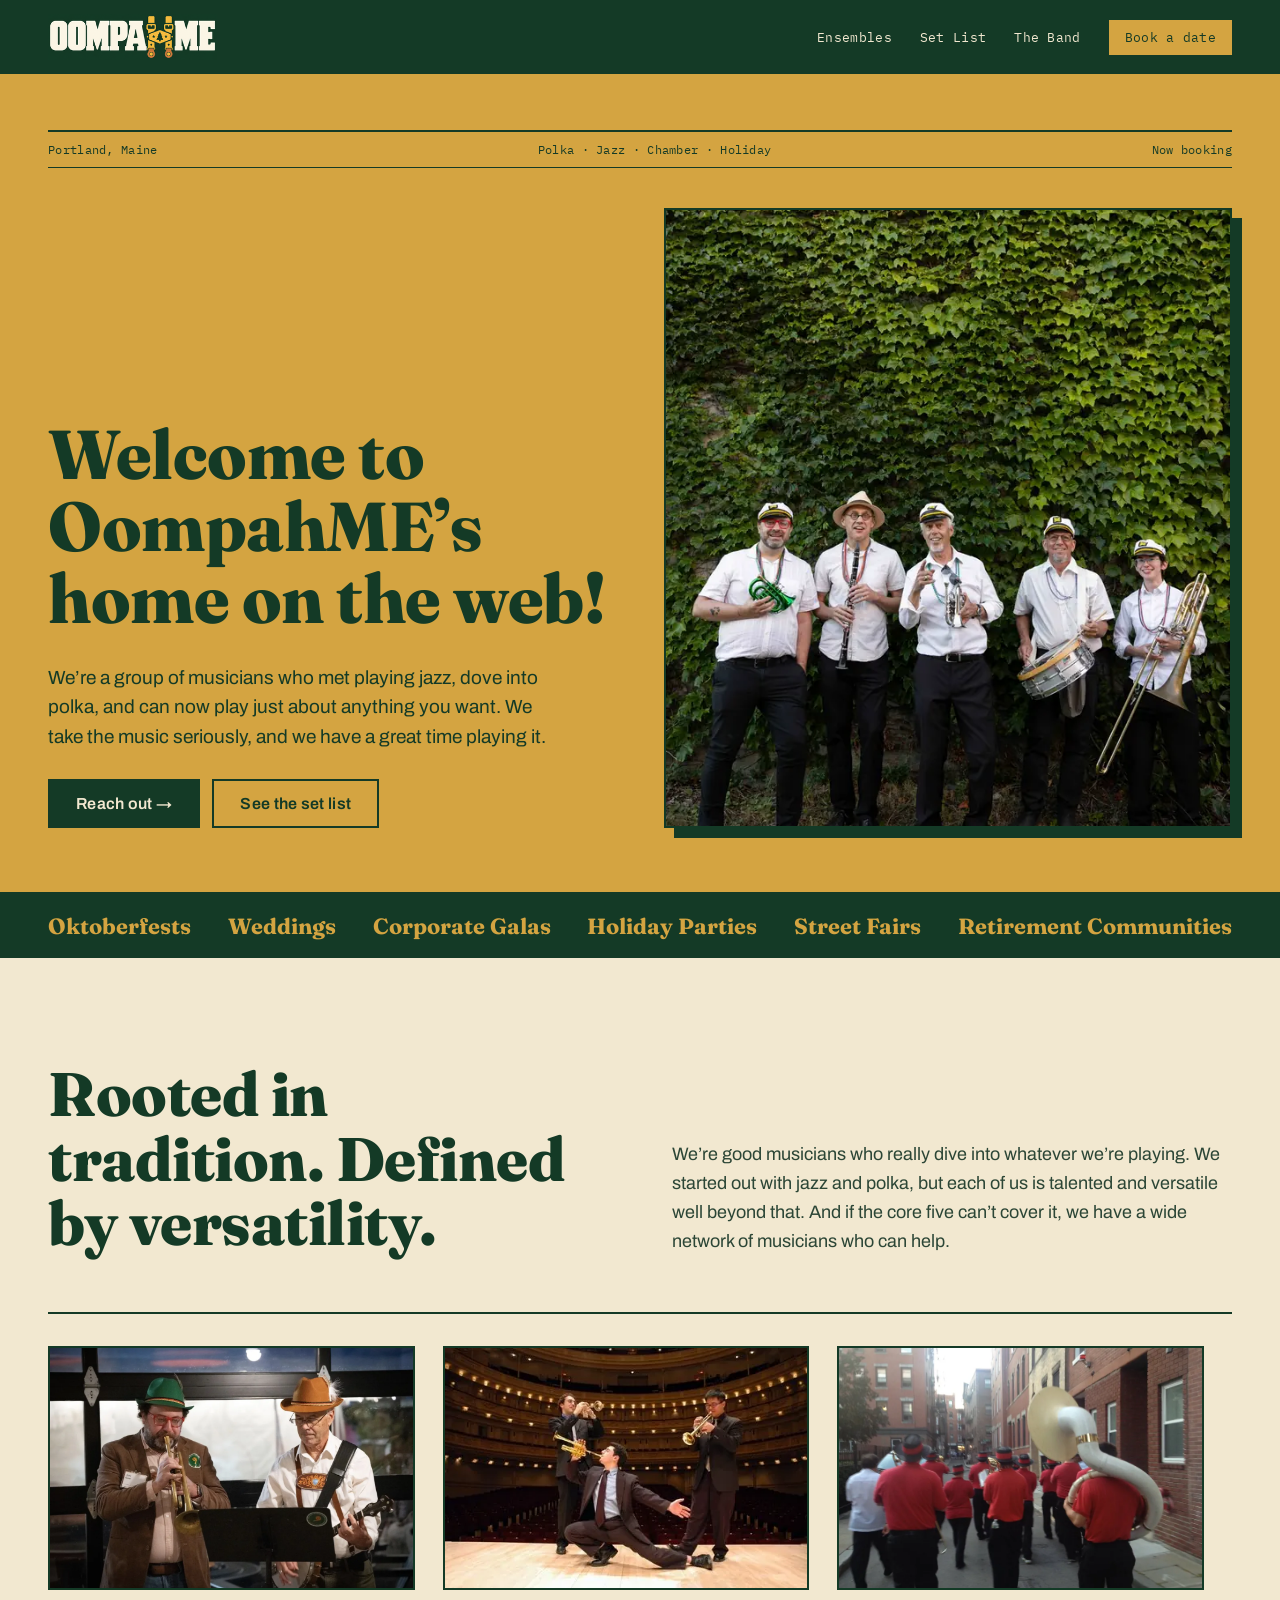
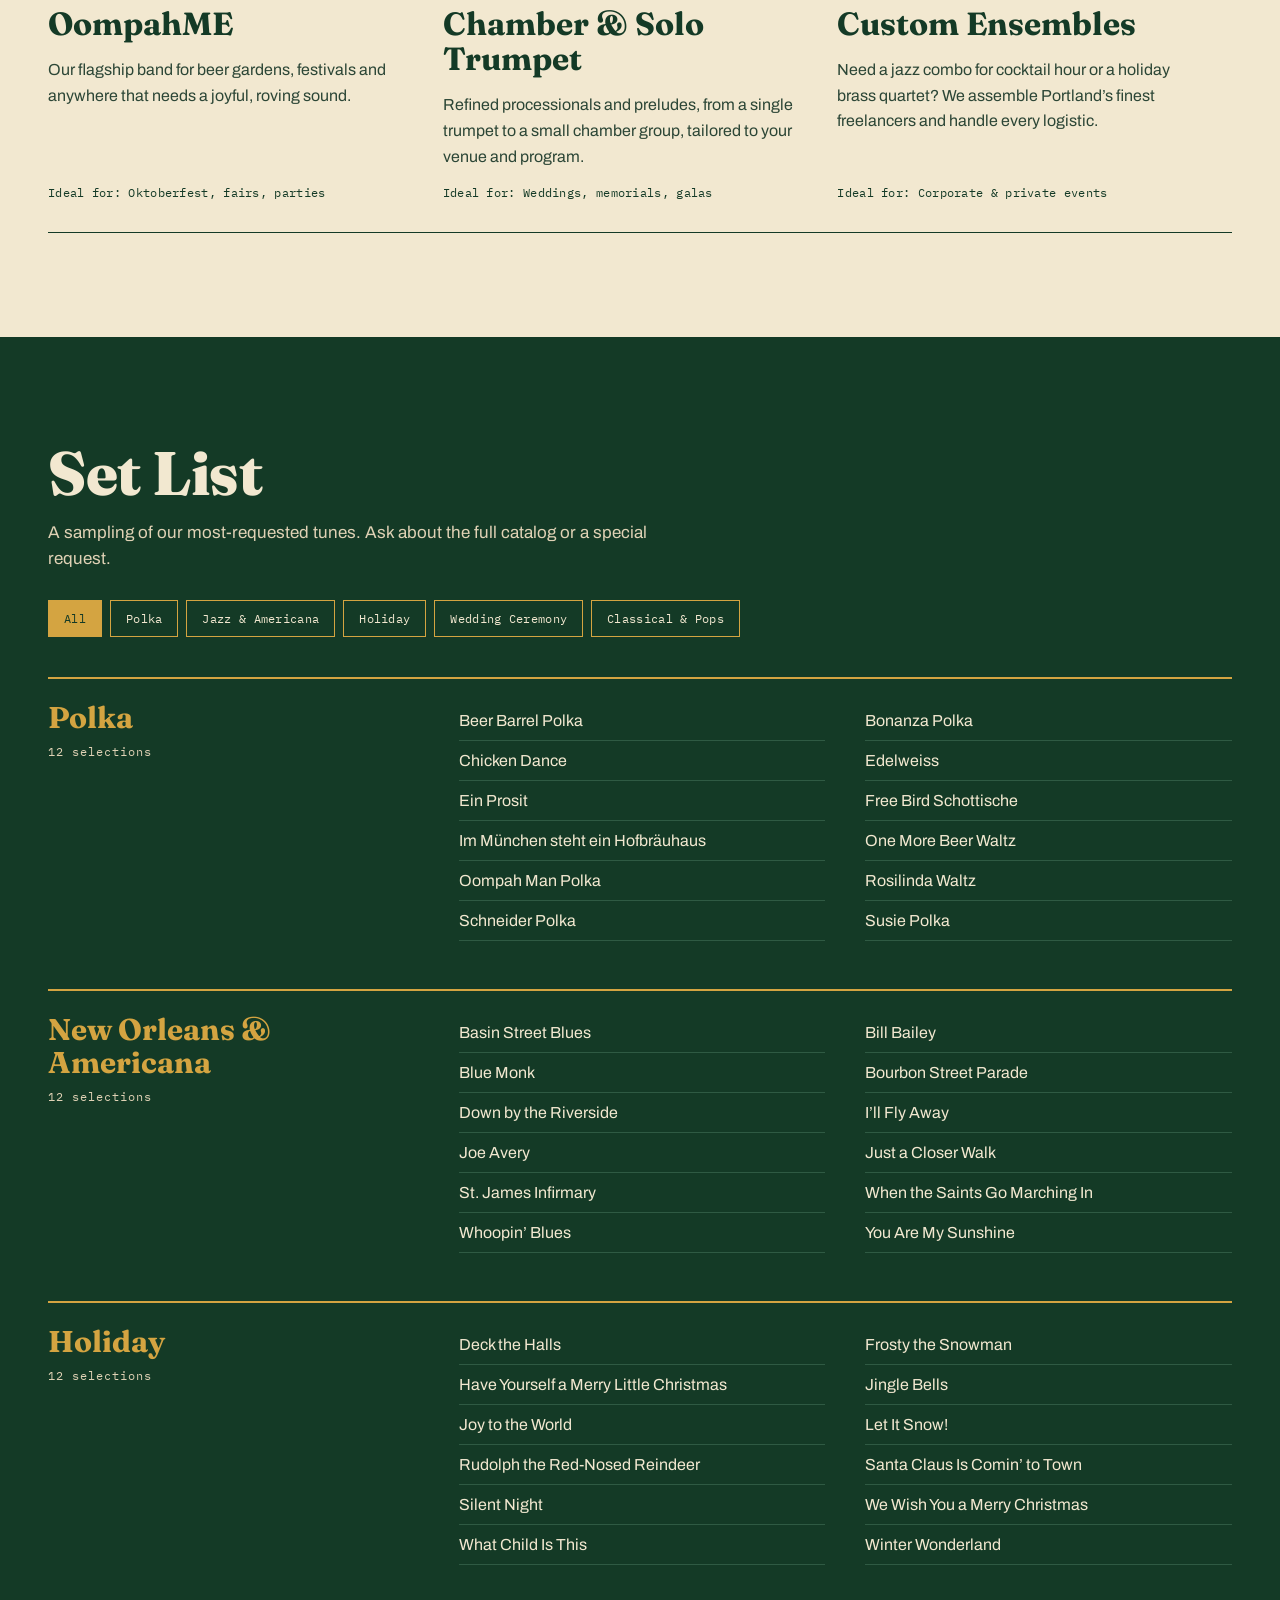
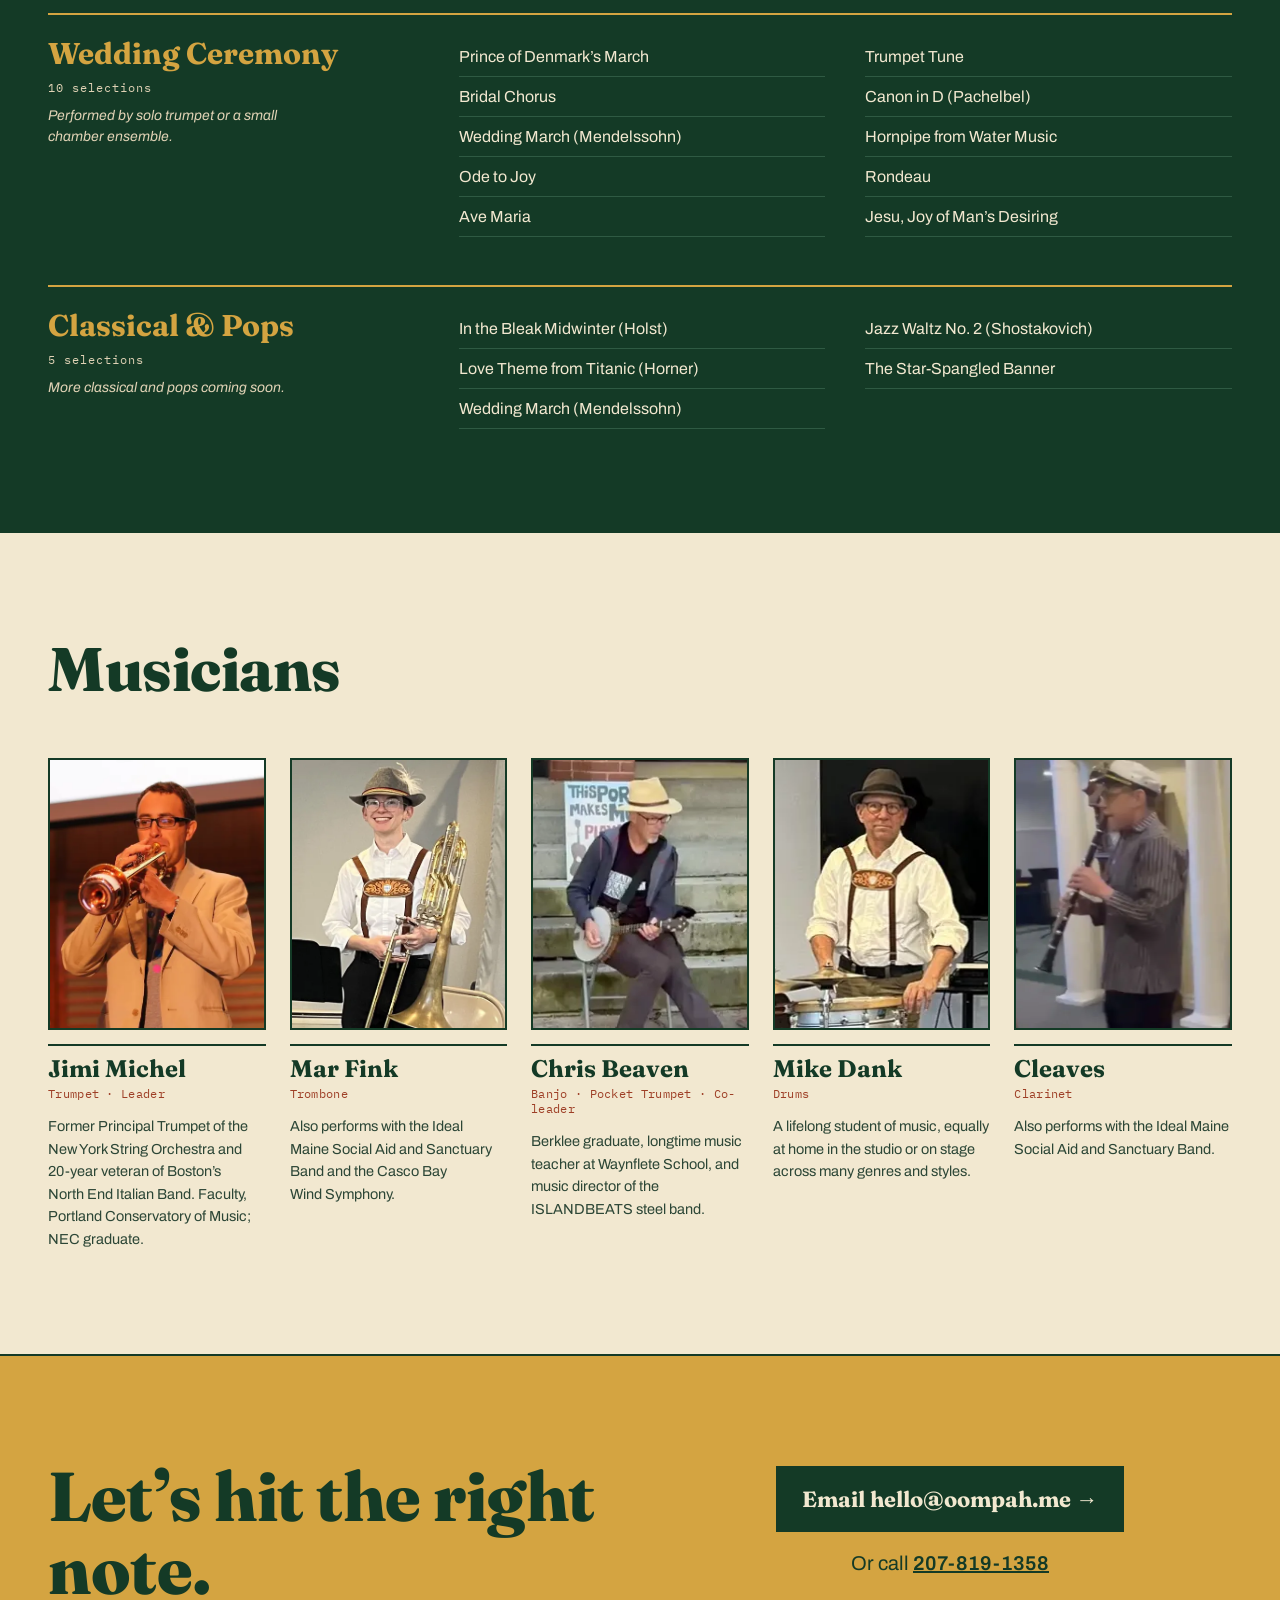
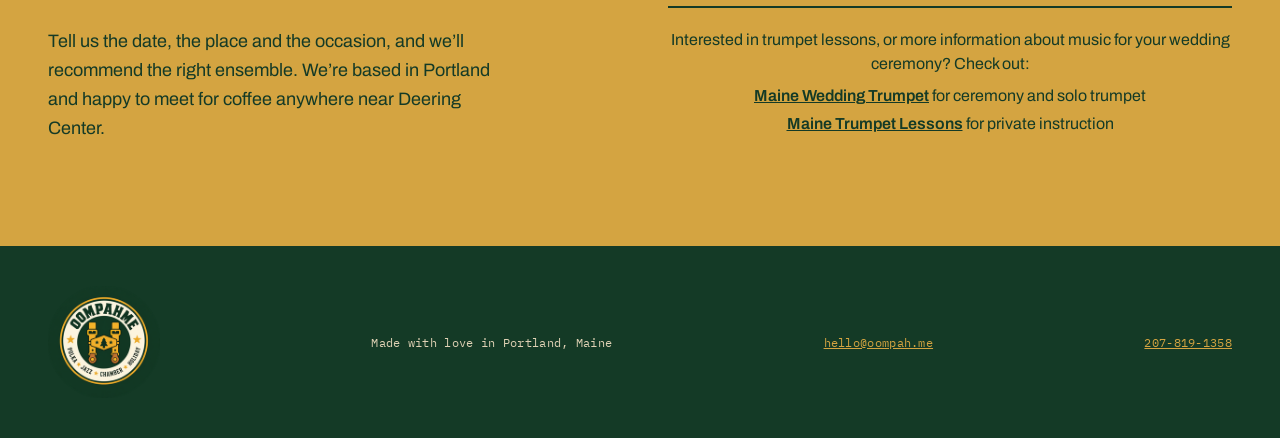
<file: index.html>
<!DOCTYPE html>
<html lang="en" class="no-js">
<head>
<meta charset="utf-8">
<meta name="viewport" content="width=device-width, initial-scale=1">
<!-- Google tag (gtag.js) -->
<script async src="https://www.googletagmanager.com/gtag/js?id=G-M41S8SZTMN"></script>
<script>
  window.dataLayer = window.dataLayer || [];
  function gtag(){dataLayer.push(arguments);}
  gtag('js', new Date());
  gtag('config', 'G-M41S8SZTMN');
</script>
<title>OompahME | Polka Band &amp; Musical Contractor in Portland, Maine</title>
<meta name="description" content="OompahME is a Portland, Maine band of musicians who met playing jazz and dove into polka, and a musical contractor for Oktoberfests, weddings, corporate galas, holiday parties, street fairs and more. Now booking.">
<link rel="canonical" href="https://oompah.me/">
<meta name="theme-color" content="#143A26">

<meta property="og:type" content="website">
<meta property="og:site_name" content="OompahME">
<meta property="og:title" content="OompahME | Polka, jazz and more from Portland, Maine">
<meta property="og:description" content="Musicians who met playing jazz, dove into polka, and can play almost anything. Based in Portland, Maine. Oktoberfests, weddings, galas and holiday parties.">
<meta property="og:url" content="https://oompah.me/">
<meta property="og:image" content="https://oompah.me/assets/og-image.jpg">
<meta property="og:image:width" content="1200">
<meta property="og:image:height" content="630">
<meta property="og:image:alt" content="OompahME wordmark beside a photo of the five members in white shirts and captain’s hats in front of an ivy wall; Polka, jazz and more from Portland, Maine">
<meta name="twitter:card" content="summary_large_image">
<meta name="twitter:title" content="OompahME | Polka, jazz and more from Portland, Maine">
<meta name="twitter:description" content="Musicians who met playing jazz, dove into polka, and can play almost anything. Based in Portland, Maine.">
<meta name="twitter:image" content="https://oompah.me/assets/og-image.jpg">
<meta name="twitter:image:alt" content="OompahME wordmark beside a photo of the five members in white shirts and captain’s hats in front of an ivy wall; Polka, jazz and more from Portland, Maine">

<link rel="icon" href="assets/favicon-32.png" type="image/png" sizes="32x32">
<link rel="icon" href="assets/favicon-192.png" type="image/png" sizes="192x192">
<link rel="apple-touch-icon" href="assets/apple-touch-icon.png">

<link rel="preconnect" href="https://fonts.googleapis.com">
<link rel="preconnect" href="https://fonts.gstatic.com" crossorigin>
<!-- Fonts load without blocking first paint; fallbacks in styles.css cover the gap. -->
<link rel="stylesheet" href="https://fonts.googleapis.com/css2?family=Fraunces:opsz,wght@9..144,700;9..144,800&amp;family=Archivo:wght@400;500;600&amp;family=IBM+Plex+Mono:wght@400;500&amp;display=swap" media="print" onload="this.media='all'">
<noscript><link rel="stylesheet" href="https://fonts.googleapis.com/css2?family=Fraunces:opsz,wght@9..144,700;9..144,800&amp;family=Archivo:wght@400;500;600&amp;family=IBM+Plex+Mono:wght@400;500&amp;display=swap"></noscript>
<link rel="stylesheet" href="styles.css">
<script>document.documentElement.className = 'js';</script>
<script src="script.js" defer></script>

<script type="application/ld+json">
{
  "@context": "https://schema.org",
  "@type": "MusicGroup",
  "name": "OompahME",
  "url": "https://oompah.me/",
  "email": "hello@oompah.me",
  "telephone": "+1-207-819-1358",
  "image": "https://oompah.me/assets/og-image.jpg",
  "description": "Musicians who met playing jazz, dove into polka, and can play almost anything. Based in Portland, Maine.",
  "genre": ["Polka", "Jazz", "Chamber", "Holiday"],
  "address": {
    "@type": "PostalAddress",
    "addressLocality": "Portland",
    "addressRegion": "ME",
    "addressCountry": "US"
  },
  "areaServed": "New England",
  "member": [
    { "@type": "OrganizationRole", "roleName": "Trumpet, Leader", "member": { "@type": "Person", "name": "Jimi Michel" } },
    { "@type": "OrganizationRole", "roleName": "Clarinet", "member": { "@type": "Person", "name": "Cleaves" } },
    { "@type": "OrganizationRole", "roleName": "Trombone", "member": { "@type": "Person", "name": "Mar Fink" } },
    { "@type": "OrganizationRole", "roleName": "Banjo, Pocket Trumpet, Co-leader", "member": { "@type": "Person", "name": "Chris Beaven" } },
    { "@type": "OrganizationRole", "roleName": "Drums", "member": { "@type": "Person", "name": "Mike Dank" } }
  ]
}
</script>
</head>
<body>
<a class="skip-link" href="#main">Skip to content</a>

<header class="site-header">
  <div class="site-header__inner wrap">
    <a href="#top" class="logo" aria-label="OompahME, back to top"><img src="assets/brand/wordmark-header.png" width="308" height="84" alt=""></a>
    <button type="button" class="nav-toggle" aria-expanded="false" aria-controls="site-nav">Menu</button>
    <nav id="site-nav" class="site-nav" aria-label="Main">
      <a href="#ensembles">Ensembles</a>
      <a href="#songs">Set List</a>
      <a href="#band">The Band</a>
      <a href="#book" class="site-nav__cta">Book a date</a>
    </nav>
  </div>
</header>

<main id="main">

<!-- HERO -->
<section id="top" class="hero" aria-labelledby="hero-title">
  <div class="wrap hero__inner">
    <div class="hero__strip">
      <span>Portland, Maine</span><span>Polka · Jazz · Chamber · Holiday</span><span>Now booking</span>
    </div>
    <div class="hero__grid">
      <div class="hero__copy">
        <h1 id="hero-title" class="hero__title">Welcome to OompahME’s home on the web!</h1>
        <p class="hero__lede">We’re a group of musicians who met playing jazz, dove into polka, and can now play just about anything you want. We take the music seriously, and we have a great time playing it.</p>
        <div class="hero__actions">
          <a href="#book" class="btn btn--solid">Reach out →</a>
          <a href="#songs" class="btn btn--outline">See the set list</a>
        </div>
      </div>
      <picture>
        <source type="image/webp"
                srcset="assets/band-quintet-640.webp 640w, assets/band-quintet-1000.webp 1000w, assets/band-quintet-1400.webp 1400w"
                sizes="(min-width: 1024px) 568px, calc(100vw - 56px)">
        <img class="hero__photo"
             src="assets/band-quintet-1000.jpg"
             srcset="assets/band-quintet-640.jpg 640w, assets/band-quintet-1000.jpg 1000w, assets/band-quintet-1400.jpg 1400w"
             sizes="(min-width: 1024px) 568px, calc(100vw - 56px)"
             width="1400" height="1750" fetchpriority="high" decoding="async"
             alt="The OompahME quintet in white shirts and captain’s hats with their instruments, in front of an ivy wall">
      </picture>
    </div>
  </div>
</section>

<!-- OCCASIONS -->
<section class="occasions" aria-label="Occasions we play">
  <ul class="wrap occasions__list">
    <li>Oktoberfests</li><li>Weddings</li><li>Corporate Galas</li><li>Holiday Parties</li><li>Street Fairs</li><li>Retirement Communities</li>
  </ul>
</section>

<!-- ENSEMBLES -->
<section id="ensembles" class="section wrap" aria-labelledby="ensembles-title">
  <div class="section-intro">
    <h2 id="ensembles-title" class="h2">Rooted in tradition. Defined by versatility.</h2>
    <p>We’re good musicians who really dive into whatever we’re playing. We started out with jazz and polka, but each of us is talented and versatile well beyond that. And if the core five can’t cover it, we have a wide network of musicians who can help.</p>
  </div>
  <div class="ensembles">
    <article class="ensemble">
      <picture>
        <source type="image/webp" srcset="assets/ensembles/quintet.webp">
        <img class="ensemble__photo" src="assets/ensembles/quintet.jpg" width="1200" height="844" loading="lazy" decoding="async" alt="Jimi Michel on trumpet and Chris Beaven on banjo, both in alpine hats, performing at an Oktoberfest event">
      </picture>
      <h3 class="ensemble__title">OompahME</h3>
      <p class="ensemble__body">Our flagship band for beer gardens, festivals and anywhere that needs a joyful, roving sound.</p>
      <p class="ensemble__good">Ideal for: Oktoberfest, fairs, parties</p>
    </article>
    <article class="ensemble">
      <picture>
        <source type="image/webp" srcset="assets/ensembles/chamber.webp">
        <img class="ensemble__photo" src="assets/ensembles/chamber.jpg" width="448" height="297" loading="lazy" decoding="async" alt="Three trumpet players in dark suits posing on the stage of a concert hall">
      </picture>
      <h3 class="ensemble__title">Chamber &amp; Solo Trumpet</h3>
      <p class="ensemble__body">Refined processionals and preludes, from a single trumpet to a small chamber group, tailored to your venue and program.</p>
      <p class="ensemble__good">Ideal for: Weddings, memorials, galas</p>
    </article>
    <article class="ensemble">
      <picture>
        <source type="image/webp" srcset="assets/ensembles/custom.webp">
        <img class="ensemble__photo" src="assets/ensembles/custom.jpg" width="900" height="675" loading="lazy" decoding="async" alt="A marching band in red shirts and black hats walking down a city street, seen from behind">
      </picture>
      <h3 class="ensemble__title">Custom Ensembles</h3>
      <p class="ensemble__body">Need a jazz combo for cocktail hour or a holiday brass quartet? We assemble Portland’s finest freelancers and handle every logistic.</p>
      <p class="ensemble__good">Ideal for: Corporate &amp; private events</p>
    </article>
  </div>
</section>

<!-- SET LIST -->
<section id="songs" class="setlist" aria-labelledby="songs-title">
  <div class="wrap section">
    <div class="setlist__head">
      <div class="setlist__intro">
        <h2 id="songs-title" class="h2">Set List</h2>
        <p class="setlist__lede">A sampling of our most-requested tunes. Ask about the full catalog or a special request.</p>
      </div>
      <!-- Filter buttons are built by script.js from the genre groups below. -->
      <div class="setlist__filters" role="group" aria-label="Filter songs by genre" hidden></div>
    </div>

    <!--
      SONG LIST — edit here.
      • Add a song: copy one <li> line inside the right genre.
      • Add a genre: copy a whole <div class="genre"> block. Give it a unique data-genre value.
        data-label (optional) sets a shorter name for its filter button.
      • The "N selections" count is recalculated automatically when the page loads.
    -->
    <div class="setlist__groups">

      <div class="genre" data-genre="Polka">
        <div class="genre__meta">
          <h3 class="genre__name">Polka</h3>
          <p class="genre__count">12 selections</p>
        </div>
        <ul class="genre__songs">
          <li>Beer Barrel Polka</li>
          <li>Bonanza Polka</li>
          <li>Chicken Dance</li>
          <li>Edelweiss</li>
          <li>Ein Prosit</li>
          <li>Free Bird Schottische</li>
          <li lang="de">Im München steht ein Hofbräuhaus</li>
          <li>One More Beer Waltz</li>
          <li>Oompah Man Polka</li>
          <li>Rosilinda Waltz</li>
          <li>Schneider Polka</li>
          <li>Susie Polka</li>
        </ul>
      </div>

      <div class="genre" data-genre="New Orleans &amp; Americana" data-label="Jazz &amp; Americana">
        <div class="genre__meta">
          <h3 class="genre__name">New Orleans &amp; Americana</h3>
          <p class="genre__count">12 selections</p>
        </div>
        <ul class="genre__songs">
          <li>Basin Street Blues</li>
          <li>Bill Bailey</li>
          <li>Blue Monk</li>
          <li>Bourbon Street Parade</li>
          <li>Down by the Riverside</li>
          <li>I’ll Fly Away</li>
          <li>Joe Avery</li>
          <li>Just a Closer Walk</li>
          <li>St. James Infirmary</li>
          <li>When the Saints Go Marching In</li>
          <li>Whoopin’ Blues</li>
          <li>You Are My Sunshine</li>
        </ul>
      </div>

      <div class="genre" data-genre="Holiday">
        <div class="genre__meta">
          <h3 class="genre__name">Holiday</h3>
          <p class="genre__count">12 selections</p>
        </div>
        <ul class="genre__songs">
          <li>Deck the Halls</li>
          <li>Frosty the Snowman</li>
          <li>Have Yourself a Merry Little Christmas</li>
          <li>Jingle Bells</li>
          <li>Joy to the World</li>
          <li>Let It Snow!</li>
          <li>Rudolph the Red-Nosed Reindeer</li>
          <li>Santa Claus Is Comin’ to Town</li>
          <li>Silent Night</li>
          <li>We Wish You a Merry Christmas</li>
          <li>What Child Is This</li>
          <li>Winter Wonderland</li>
        </ul>
      </div>

      <div class="genre" data-genre="Wedding Ceremony">
        <div class="genre__meta">
          <h3 class="genre__name">Wedding Ceremony</h3>
          <p class="genre__count">10 selections</p>
          <p class="genre__note">Performed by solo trumpet or a small chamber ensemble.</p>
        </div>
        <ul class="genre__songs">
          <li>Prince of Denmark’s March</li>
          <li>Trumpet Tune</li>
          <li>Bridal Chorus</li>
          <li>Canon in D (Pachelbel)</li>
          <li>Wedding March (Mendelssohn)</li>
          <li>Hornpipe from Water Music</li>
          <li>Ode to Joy</li>
          <li>Rondeau</li>
          <li>Ave Maria</li>
          <li>Jesu, Joy of Man’s Desiring</li>
        </ul>
      </div>

      <div class="genre" data-genre="Classical &amp; Pops">
        <div class="genre__meta">
          <h3 class="genre__name">Classical &amp; Pops</h3>
          <p class="genre__count">5 selections</p>
          <p class="genre__note">More classical and pops coming soon.</p>
        </div>
        <ul class="genre__songs">
          <li>In the Bleak Midwinter (Holst)</li>
          <li>Jazz Waltz No. 2 (Shostakovich)</li>
          <li>Love Theme from Titanic (Horner)</li>
          <li>The Star-Spangled Banner</li>
          <li>Wedding March (Mendelssohn)</li>
        </ul>
      </div>

    </div>
  </div>
</section>

<!-- THE BAND -->
<section id="band" class="section wrap" aria-labelledby="band-title">
  <div class="section-intro">
    <h2 id="band-title" class="h2">Musicians</h2>
  </div>
  <ul class="members">
    <li class="member">
      <picture>
        <source type="image/webp" srcset="assets/members/jimi.webp">
        <img class="member__photo member__photo--jimi" src="assets/members/jimi.jpg" width="600" height="573" loading="lazy" decoding="async" alt="Portrait of Jimi Michel, trumpet player and leader of OompahME">
      </picture>
      <div class="member__head">
        <h3 class="member__name">Jimi Michel</h3>
        <p class="member__role">Trumpet · Leader</p>
      </div>
      <p class="member__bio">Former Principal Trumpet of the New York String Orchestra and 20-year veteran of Boston’s North End Italian Band. Faculty, Portland Conservatory of Music; NEC graduate.</p>
    </li>
    <li class="member">
      <picture>
        <source type="image/webp" srcset="assets/members/mar.webp">
        <img class="member__photo member__photo--mar" src="assets/members/mar.jpg" width="600" height="573" loading="lazy" decoding="async" alt="Portrait of Mar Fink, OompahME’s trombonist">
      </picture>
      <div class="member__head">
        <h3 class="member__name">Mar Fink</h3>
        <p class="member__role">Trombone</p>
      </div>
      <p class="member__bio">Also performs with the Ideal Maine Social Aid and Sanctuary Band and the Casco Bay Wind Symphony.</p>
    </li>
    <li class="member">
      <picture>
        <source type="image/webp" srcset="assets/members/chris.webp">
        <img class="member__photo member__photo--chris" src="assets/members/chris.jpg" width="350" height="355" loading="lazy" decoding="async" alt="Portrait of Chris Beaven, OompahME’s banjo and pocket trumpet player and co-leader">
      </picture>
      <div class="member__head">
        <h3 class="member__name">Chris Beaven</h3>
        <p class="member__role">Banjo · Pocket Trumpet · Co-leader</p>
      </div>
      <p class="member__bio">Berklee graduate, longtime music teacher at Waynflete School, and music director of the ISLANDBEATS steel band.</p>
    </li>
    <li class="member">
      <picture>
        <source type="image/webp" srcset="assets/members/mike.webp">
        <img class="member__photo member__photo--mike" src="assets/members/mike.jpg" width="277" height="265" loading="lazy" decoding="async" alt="Portrait of Mike Dank, OompahME’s drummer">
      </picture>
      <div class="member__head">
        <h3 class="member__name">Mike Dank</h3>
        <p class="member__role">Drums</p>
      </div>
      <p class="member__bio">A lifelong student of music, equally at home in the studio or on stage across many genres and styles.</p>
    </li>
    <li class="member">
      <picture>
        <source type="image/webp" srcset="assets/members/cleaves.webp">
        <img class="member__photo member__photo--cleaves" src="assets/members/cleaves.jpg" width="561" height="536" loading="lazy" decoding="async" alt="Portrait of Cleaves, OompahME’s clarinetist">
      </picture>
      <div class="member__head">
        <h3 class="member__name">Cleaves</h3>
        <p class="member__role">Clarinet</p>
      </div>
      <p class="member__bio">Also performs with the Ideal Maine Social Aid and Sanctuary Band.</p>
    </li>
  </ul>
</section>

<!-- BOOKING -->
<section id="book" class="booking" aria-labelledby="book-title">
  <div class="wrap section booking__grid">
    <div class="booking__copy">
      <h2 id="book-title" class="booking__title">Let’s hit the right note.</h2>
      <p class="booking__lede">Tell us the date, the place and the occasion, and we’ll recommend the right ensemble. We’re based in Portland and happy to meet for coffee anywhere near Deering Center.</p>
    </div>

    <div class="booking__panel">
      <a href="mailto:hello@oompah.me" class="booking__button">Email hello@oompah.me →</a>
      <p class="booking__phone">Or call <a href="tel:+12078191358">207-819-1358</a></p>
      <div class="booking__related">
        <p>Interested in trumpet lessons, or more information about music for your wedding ceremony? Check out:</p>
        <ul>
          <li><a href="https://www.maineweddingtrumpet.com/">Maine Wedding Trumpet</a> for ceremony and solo trumpet</li>
          <li><a href="https://mainetrumpetlessons.com/">Maine Trumpet Lessons</a> for private instruction</li>
        </ul>
      </div>
    </div>
  </div>
</section>

</main>

<footer class="site-footer">
  <div class="wrap site-footer__inner">
    <img class="logo-badge" src="assets/brand/badge-footer.png" width="240" height="240" loading="lazy" alt="OompahME: polka, jazz, chamber, holiday">
    <p>Made with love in Portland, Maine</p>
    <a href="mailto:hello@oompah.me">hello@oompah.me</a>
    <a href="tel:+12078191358">207-819-1358</a>
  </div>
</footer>
</body>
</html>
</file>
<file: styles.css>
/* ==========================================================================
   OompahME: retro brass-band handbill
   Square corners, hard 2px ink borders, solid offset shadows, condensed caps.
   ========================================================================== */

:root {
  /* Palette */
  --ink: #143A26;            /* deep ink green */
  --ink-deep: #14201a;       /* high-contrast outlines */
  --paper: #F2E8D0;          /* warm paper */
  --paper-soft: #F8F1DF;
  --paper-deep: #E0D2B5;
  --mustard: #D4A441;        /* brass */
  --ivy: #4F6B3E;            /* hover fills; paper text on it is 4.9:1 */
  --saddle: #C7834E;
  --muted: #2c4636;          /* body copy on light backgrounds, 8.5:1 on paper */
  --muted-dark: #E0D2B5;     /* body copy on ink backgrounds, 8.5:1 */
  --line-dark: #2f5a43;      /* hairlines on ink */
  --accent: #C65A32;         /* brick: non-text accents only */
  --accent-text: #9E3F26;    /* brick for small text; 5.4:1 on paper */

  /* Type */
  --font-display: 'Fraunces', Georgia, 'Times New Roman', serif;
  --font-body: 'Archivo', system-ui, -apple-system, 'Segoe UI', sans-serif;
  --font-mono: 'IBM Plex Mono', ui-monospace, 'SFMono-Regular', Menlo, monospace;

  /* Layout */
  --max: 1240px;
  --gutter: 28px;
  --section-pad: 104px;
  --rule: 2px solid var(--ink);
  --header-h: 60px;
}

/* ---------- Base ---------- */
*, *::before, *::after { box-sizing: border-box; }

html { scroll-padding-top: calc(var(--header-h) + 12px); }
@media (prefers-reduced-motion: no-preference) {
  html { scroll-behavior: smooth; }
}

body {
  margin: 0;
  background: var(--paper);
  color: var(--ink);
  font-family: var(--font-body);
  -webkit-font-smoothing: antialiased;
  -moz-osx-font-smoothing: grayscale;
}

img { display: block; max-width: 100%; height: auto; }
a { color: var(--ink); }
a:hover { color: var(--accent-text); }
ul { list-style: none; margin: 0; padding: 0; }
h1, h2, h3, p { margin: 0; }
button, input, select, textarea { font: inherit; color: inherit; }
[hidden] { display: none !important; }

:focus-visible { outline: 3px solid var(--ink); outline-offset: 3px; }
.site-header :focus-visible,
.setlist :focus-visible,
.site-footer :focus-visible { outline-color: var(--mustard); }

.wrap { max-width: var(--max); margin-inline: auto; padding-inline: var(--gutter); }
.section { padding-block: var(--section-pad); }

.skip-link {
  position: absolute; left: 12px; top: -100px; z-index: 100;
  background: var(--mustard); color: var(--ink);
  border: var(--rule); padding: 10px 16px;
  font-family: var(--font-mono); font-size: 13px; letter-spacing: .3px;
  text-decoration: none;
}
.skip-link:focus { top: 12px; }

/* Shared type */
.h2 {
  font-family: var(--font-display);
  font-weight: 800;
  font-size: clamp(38px, 4.8vw, 66px);
  line-height: 1.05;
  letter-spacing: -.5px;
}
.eyebrow {
  font-family: var(--font-mono);
  font-size: 12px;
  letter-spacing: .3px;
}
.eyebrow--mustard { color: var(--mustard); }

/* ---------- Header ---------- */
.site-header {
  position: sticky; top: 0; z-index: 10;
  background: var(--ink); color: var(--paper);
}
.site-header__inner {
  padding-block: 14px;
  display: flex; align-items: center; justify-content: space-between;
  gap: 20px; flex-wrap: wrap;
}
.logo { display: block; line-height: 0; text-decoration: none; }
.logo img { height: 46px; width: auto; }
.logo-badge { width: 112px; height: 112px; }

.site-nav {
  display: flex; gap: 28px; flex-wrap: wrap; align-items: center;
  font-family: var(--font-mono);
  font-size: 13px;
  letter-spacing: .3px;
}
.site-nav a { color: var(--paper); text-decoration: none; }
.site-nav a:hover { color: var(--mustard); }
.site-nav .site-nav__cta { color: var(--ink); background: var(--mustard); padding: 9px 16px; }
.site-nav .site-nav__cta:hover { color: var(--ink); background: var(--paper); }

.nav-toggle {
  display: none;
  background: none;
  border: 1px solid var(--mustard);
  color: var(--paper);
  font-family: var(--font-mono);
  font-size: 12px; letter-spacing: .3px;
  padding: 9px 14px;
  cursor: pointer;
}
.nav-toggle[aria-expanded="true"] { background: var(--mustard); color: var(--ink); }

/* Collapsed nav below 640px (only when JS is running, so the nav stays usable without it) */
@media (max-width: 639.98px) {
  .js .nav-toggle { display: inline-block; }
  .js .site-nav {
    display: none;
    flex-basis: 100%;
    flex-direction: column; align-items: stretch; gap: 0;
    border-top: 1px solid var(--line-dark);
    padding-top: 8px;
  }
  .js .site-nav.is-open { display: flex; }
  .js .site-nav a { padding: 14px 0; border-bottom: 1px solid var(--line-dark); }
  .js .site-nav .site-nav__cta { margin-top: 14px; padding: 14px 16px; border-bottom: 0; text-align: center; }
}

/* ---------- Hero ---------- */
.hero { background: var(--mustard); border-bottom: var(--rule); }
.hero__inner { padding-top: 56px; padding-bottom: 64px; }
.hero__strip {
  display: flex; justify-content: space-between; gap: 16px; flex-wrap: wrap;
  border-top: var(--rule); border-bottom: 1px solid var(--ink);
  padding: 10px 0;
  font-family: var(--font-mono); font-size: 12px; letter-spacing: .3px;
}
.hero__grid {
  display: grid;
  grid-template-columns: repeat(auto-fit, minmax(min(100%, 460px), 1fr));
  gap: 48px;
  align-items: end;
  padding-top: 40px;
}
.hero__copy { display: flex; flex-direction: column; gap: 28px; }
.hero__title {
  font-family: var(--font-display);
  font-weight: 800;
  font-size: clamp(40px, 5.4vw, 72px);
  line-height: 1.04;
  letter-spacing: -.5px;
}
.hero__lede { font-size: 19px; line-height: 1.55; max-width: 500px; text-wrap: pretty; }
.hero__actions { display: flex; gap: 12px; flex-wrap: wrap; }
.hero__photo {
  width: 100%;
  aspect-ratio: 4 / 5;
  max-height: 620px;
  object-fit: cover;
  object-position: 50% 50%; /* source is pre-cropped to the mockup's 50% 78% framing */
  border: var(--rule);
  box-shadow: 10px 10px 0 var(--ink);
}

/* Buttons */
.btn {
  display: inline-flex; align-items: center;
  border: var(--rule);
  padding: 14px 26px;
  font-weight: 600; font-size: 16px; letter-spacing: .3px;
  text-decoration: none;
}
.btn--solid { background: var(--ink); color: var(--paper); }
.btn--solid:hover { background: var(--ivy); color: var(--paper); }
.btn--outline { color: var(--ink); }
.btn--outline:hover { background: var(--ink); color: var(--mustard); }

/* ---------- Occasions strip ---------- */
.occasions { background: var(--ink); color: var(--mustard); }
.occasions__list {
  padding-block: 18px;
  display: flex; gap: 14px 32px; flex-wrap: wrap; justify-content: space-between;
  font-family: var(--font-display); font-weight: 700; font-size: 22px;
}

/* ---------- Section intro (Ensembles, Band) ---------- */
.section-intro {
  display: grid;
  grid-template-columns: repeat(auto-fit, minmax(min(100%, 380px), 1fr));
  gap: 24px 64px;
  margin-bottom: 56px;
  align-items: end;
}
.section-intro p { font-size: 18px; line-height: 1.6; color: var(--muted); text-wrap: pretty; }

/* ---------- Ensembles ---------- */
.ensembles {
  display: grid;
  grid-template-columns: repeat(auto-fit, minmax(min(100%, 300px), 1fr));
  border-top: var(--rule);
}
.ensemble {
  padding: 32px 28px 32px 0;
  display: flex; flex-direction: column; gap: 16px;
  border-bottom: 1px solid var(--ink);
}
.ensemble__photo {
  width: 100%;
  aspect-ratio: 3 / 2;
  object-fit: cover;
  border: var(--rule);
  background: var(--paper-deep);
}
.ensemble__title {
  font-family: var(--font-display); font-weight: 700; font-size: 32px;
  line-height: 1.1;
}
.ensemble__body { font-size: 16px; line-height: 1.6; color: var(--muted); text-wrap: pretty; }
.ensemble__good {
  margin-top: auto;
  font-family: var(--font-mono); font-size: 12px; letter-spacing: .3px;
}

/* ---------- Set list ---------- */
.setlist { background: var(--ink); color: var(--paper); }
.setlist__head {
  display: flex; justify-content: space-between; align-items: flex-end;
  gap: 28px; flex-wrap: wrap;
  margin-bottom: 40px;
}
.setlist__intro { display: flex; flex-direction: column; gap: 14px; max-width: 620px; }
.setlist__lede { font-size: 17px; line-height: 1.55; color: var(--muted-dark); }
.setlist__filters { display: flex; gap: 8px; flex-wrap: wrap; }
.filter {
  font-family: var(--font-mono); font-size: 12px; letter-spacing: .3px;
  padding: 10px 15px;
  cursor: pointer;
  border: 1px solid var(--mustard);
  background: transparent;
  color: var(--paper);
}
.filter:hover { background: rgba(219, 167, 42, .15); }
.filter[aria-pressed="true"] { background: var(--mustard); color: var(--ink); }

.setlist__groups { display: flex; flex-direction: column; gap: 48px; }
.genre {
  display: grid;
  grid-template-columns: repeat(auto-fit, minmax(min(100%, 260px), 1fr));
  gap: 20px 48px;
  border-top: 2px solid var(--mustard);
  padding-top: 22px;
}
.genre__meta { display: flex; flex-direction: column; gap: 10px; }
.genre__name {
  font-family: var(--font-display); font-weight: 700; font-size: 30px;
  line-height: 1.1; color: var(--mustard);
}
.genre__count { font-family: var(--font-mono); font-size: 12px; letter-spacing: 1px; color: var(--muted-dark); }
.genre__note { font-size: 14px; line-height: 1.5; color: var(--muted-dark); font-style: italic; max-width: 260px; }
.genre__songs {
  grid-column: span 2;
  display: grid;
  grid-template-columns: repeat(auto-fill, minmax(min(100%, 240px), 1fr));
  column-gap: 40px;
  align-content: start;
}
.genre__songs li { padding: 11px 0; border-bottom: 1px solid var(--line-dark); font-size: 16px; }
/* One-column layout: a 2-column span would force an implicit extra column */
@media (max-width: 623.98px) {
  .genre__songs { grid-column: auto; }
}

/* ---------- The Band ---------- */
.members {
  display: grid;
  grid-template-columns: repeat(auto-fit, minmax(min(100%, 200px), 1fr));
  gap: 32px 24px;
}
.member { display: flex; flex-direction: column; gap: 14px; }
.member__photo {
  width: 100%;
  aspect-ratio: 4 / 5;
  object-fit: cover;
  border: var(--rule);
  background: var(--paper-deep);
}
.member__photo--jimi    { object-position: 45% 30%; }
.member__photo--cleaves { object-position: 50% 20%; }
.member__photo--mar     { object-position: 45% 25%; }
.member__photo--chris   { object-position: 55% 30%; }
.member__photo--mike    { object-position: 50% 30%; }
.member__head { display: flex; flex-direction: column; gap: 4px; border-top: var(--rule); padding-top: 10px; }
.member__name {
  font-family: var(--font-display); font-weight: 700; font-size: 24px;
  line-height: 1.1;
}
.member__role { font-family: var(--font-mono); font-size: 12px; letter-spacing: .3px; color: var(--accent-text); }
.member__bio { font-size: 14.5px; line-height: 1.55; color: var(--muted); text-wrap: pretty; }

/* ---------- Booking ---------- */
.booking { background: var(--mustard); border-top: var(--rule); }
.booking__grid {
  display: grid;
  grid-template-columns: repeat(auto-fit, minmax(min(100%, 420px), 1fr));
  gap: 56px;
}
.booking__copy { display: flex; flex-direction: column; gap: 22px; }
.booking__title {
  font-family: var(--font-display); font-weight: 800;
  font-size: clamp(40px, 5.4vw, 72px);
  line-height: 1.05; letter-spacing: -.5px;
}
.booking__lede { font-size: 18px; line-height: 1.6; max-width: 460px; }
.booking__panel { display: flex; flex-direction: column; justify-content: center; gap: 20px; }
.booking__button {
  display: block; width: fit-content; max-width: 100%; margin-inline: auto;
  background: var(--ink); color: var(--paper);
  border: var(--rule);
  padding: 18px 24px;
  font-family: var(--font-display); font-weight: 700;
  font-size: clamp(18px, 2.2vw, 22px); line-height: 1.2;
  text-align: center; text-decoration: none;
  overflow-wrap: anywhere;
}
.booking__button:hover { background: var(--ivy); color: var(--paper); }
.booking__phone { font-size: 20px; text-align: center; }
.booking__phone a { font-weight: 600; }
.booking__related { margin-top: 12px; padding-top: 20px; border-top: var(--rule); font-size: 16px; line-height: 1.5; text-align: center; }
.booking__related ul { list-style: none; margin-top: 8px; display: flex; flex-direction: column; gap: 4px; }
.booking__related a { font-weight: 600; }

/* ---------- Footer ---------- */
.site-footer { background: var(--ink); color: var(--muted-dark); }
.site-footer__inner {
  padding-block: 40px;
  display: flex; justify-content: space-between; align-items: center;
  gap: 20px; flex-wrap: wrap;
  font-family: var(--font-mono); font-size: 12px; letter-spacing: .3px;
}
.site-footer a { color: var(--mustard); }
.site-footer a:hover { color: var(--paper); }

/* ---------- 404 ---------- */
.notfound { min-height: calc(100vh - var(--header-h)); background: var(--mustard); }
.notfound__inner { display: flex; flex-direction: column; gap: 28px; align-items: flex-start; }

/* ---------- Small screens ---------- */
@media (max-width: 639.98px) {
  /* Larger header wordmark and footer badge */
  .logo img { height: 56px; }
  .logo-badge { width: 180px; height: 180px; }
  .site-footer__inner {
    flex-direction: column; justify-content: center; text-align: center;
    gap: 16px; padding-block: 48px;
    font-size: 14px;
  }

  /* Info strip: centered stack so it reads as a label, not a row of links */
  .hero__strip {
    flex-direction: column; align-items: center; text-align: center;
    gap: 6px; padding: 14px 0;
    font-size: 13px;
  }
  .hero__strip span:last-child { font-weight: 500; }

  /* Occasions: centered wrap instead of ragged justified rows */
  .occasions__list {
    justify-content: center; text-align: center;
    gap: 10px 24px; padding-block: 28px;
    font-size: 20px;
  }
}
</file>
